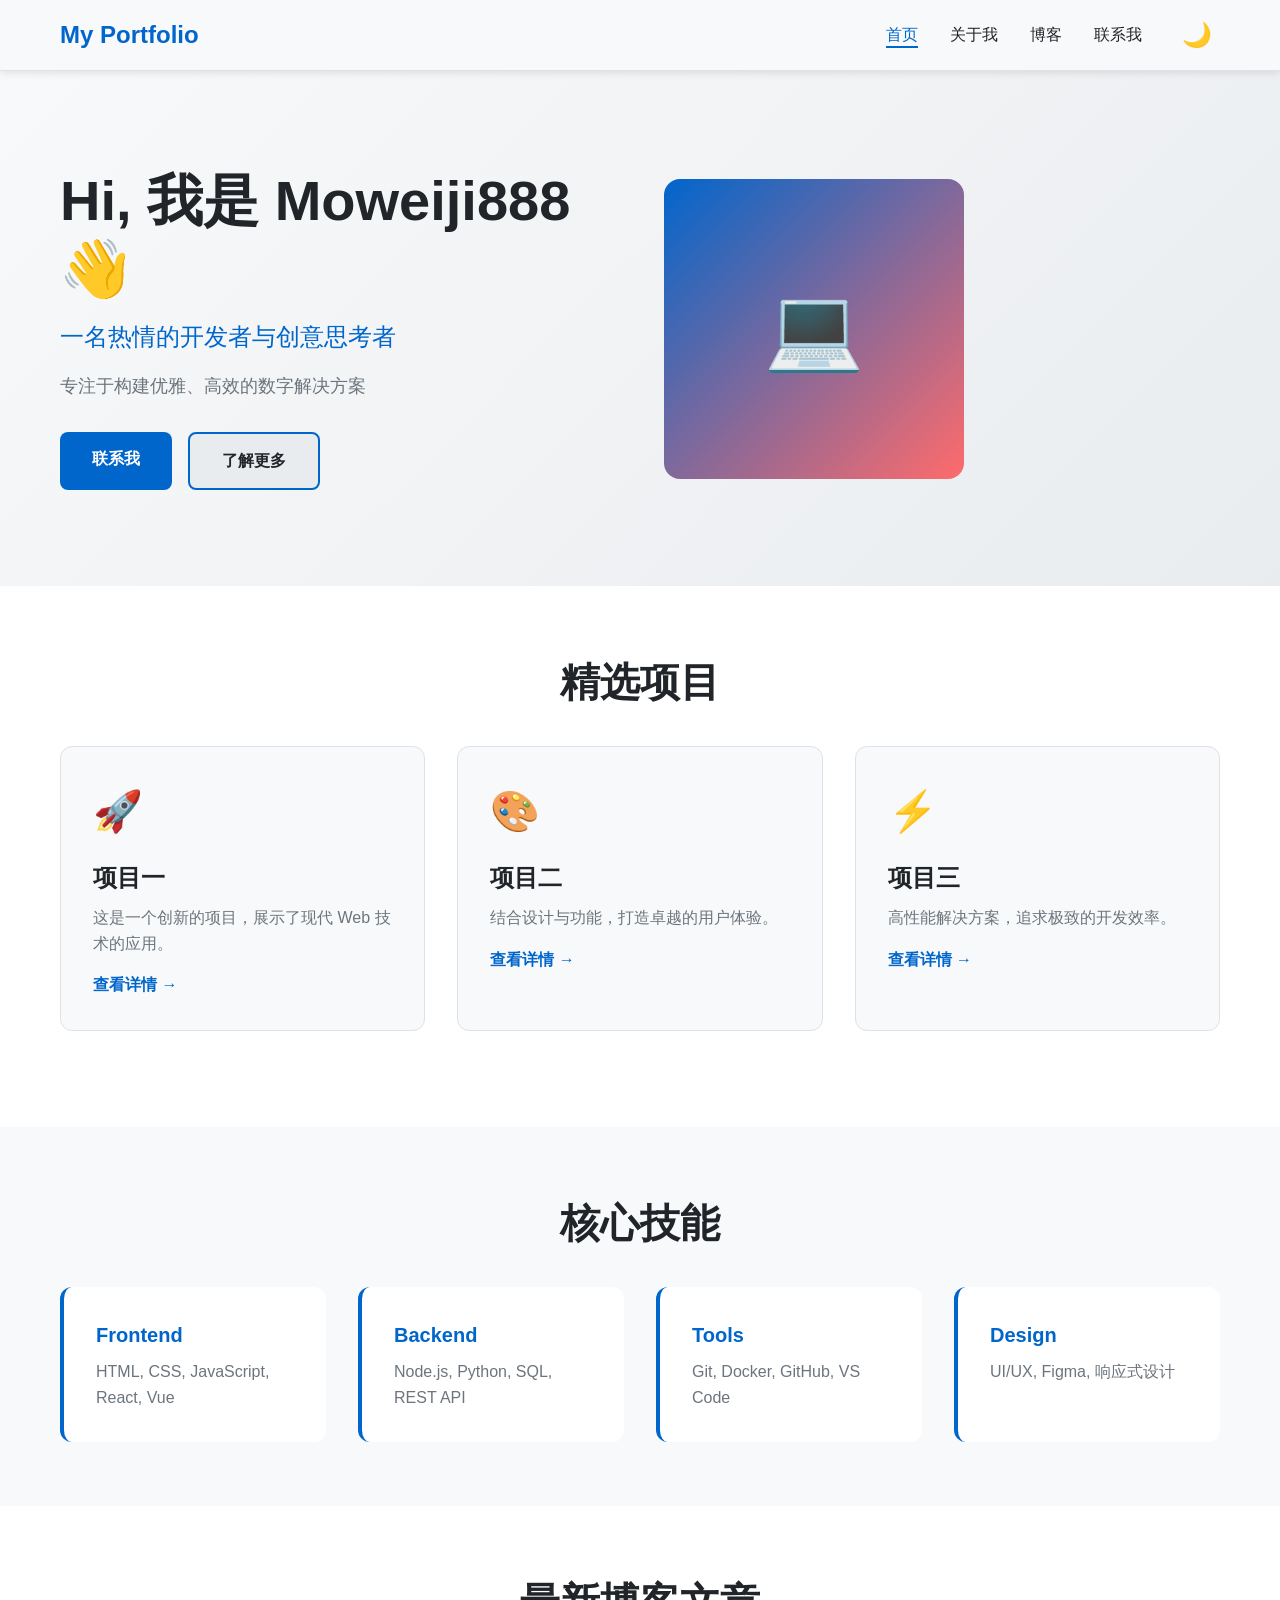
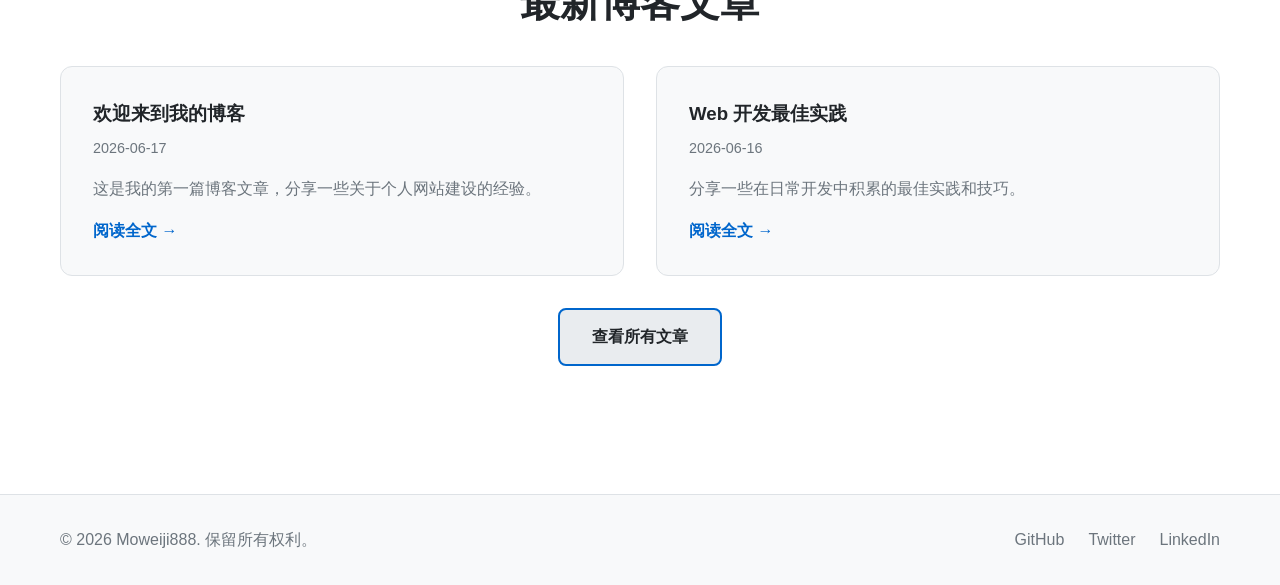
<file: index.html>
<!DOCTYPE html>
<html lang="zh-CN">
<head>
    <meta charset="UTF-8">
    <meta name="viewport" content="width=device-width, initial-scale=1.0">
    <title>个人主页 - 欢迎来访</title>
    <link rel="stylesheet" href="assets/styles.css">
</head>
<body>
    <!-- 导航栏 -->
    <nav class="navbar">
        <div class="container">
            <div class="logo">
                <a href="index.html">My Portfolio</a>
            </div>
            <ul class="nav-links">
                <li><a href="index.html" class="active">首页</a></li>
                <li><a href="about.html">关于我</a></li>
                <li><a href="blog.html">博客</a></li>
                <li><a href="contact.html">联系我</a></li>
                <li><button id="theme-toggle" class="theme-btn" title="切换主题">🌙</button></li>
            </ul>
        </div>
    </nav>

    <!-- 英雄区 -->
    <section class="hero">
        <div class="container">
            <div class="hero-content">
                <h1>Hi, 我是 Moweiji888 👋</h1>
                <p class="subtitle">一名热情的开发者与创意思考者</p>
                <p class="description">专注于构建优雅、高效的数字解决方案</p>
                <div class="cta-buttons">
                    <a href="contact.html" class="btn btn-primary">联系我</a>
                    <a href="about.html" class="btn btn-secondary">了解更多</a>
                </div>
            </div>
            <div class="hero-image">
                <div class="avatar-placeholder">
                    <span>💻</span>
                </div>
            </div>
        </div>
    </section>

    <!-- 特色项目 -->
    <section class="featured">
        <div class="container">
            <h2>精选项目</h2>
            <div class="projects-grid">
                <div class="project-card">
                    <div class="project-icon">🚀</div>
                    <h3>项目一</h3>
                    <p>这是一个创新的项目，展示了现代 Web 技术的应用。</p>
                    <a href="#" class="project-link">查看详情 →</a>
                </div>
                <div class="project-card">
                    <div class="project-icon">🎨</div>
                    <h3>项目二</h3>
                    <p>结合设计与功能，打造卓越的用户体验。</p>
                    <a href="#" class="project-link">查看详情 →</a>
                </div>
                <div class="project-card">
                    <div class="project-icon">⚡</div>
                    <h3>项目三</h3>
                    <p>高性能解决方案，追求极致的开发效率。</p>
                    <a href="#" class="project-link">查看详情 →</a>
                </div>
            </div>
        </div>
    </section>

    <!-- 技能展示 -->
    <section class="skills">
        <div class="container">
            <h2>核心技能</h2>
            <div class="skills-grid">
                <div class="skill-item">
                    <h4>Frontend</h4>
                    <p>HTML, CSS, JavaScript, React, Vue</p>
                </div>
                <div class="skill-item">
                    <h4>Backend</h4>
                    <p>Node.js, Python, SQL, REST API</p>
                </div>
                <div class="skill-item">
                    <h4>Tools</h4>
                    <p>Git, Docker, GitHub, VS Code</p>
                </div>
                <div class="skill-item">
                    <h4>Design</h4>
                    <p>UI/UX, Figma, 响应式设计</p>
                </div>
            </div>
        </div>
    </section>

    <!-- 最新博客 -->
    <section class="latest-blogs">
        <div class="container">
            <h2>最新博客文章</h2>
            <div class="blogs-grid">
                <div class="blog-preview">
                    <h3><a href="blog/hello-world.html">欢迎来到我的博客</a></h3>
                    <p class="blog-meta">2026-06-17</p>
                    <p>这是我的第一篇博客文章，分享一些关于个人网站建设的经验。</p>
                    <a href="blog/hello-world.html" class="read-more">阅读全文 →</a>
                </div>
                <div class="blog-preview">
                    <h3><a href="blog/web-dev-tips.html">Web 开发最佳实践</a></h3>
                    <p class="blog-meta">2026-06-16</p>
                    <p>分享一些在日常开发中积累的最佳实践和技巧。</p>
                    <a href="blog/web-dev-tips.html" class="read-more">阅读全文 →</a>
                </div>
            </div>
            <div class="text-center">
                <a href="blog.html" class="btn btn-secondary">查看所有文章</a>
            </div>
        </div>
    </section>

    <!-- 页脚 -->
    <footer class="footer">
        <div class="container">
            <p>&copy; 2026 Moweiji888. 保留所有权利。</p>
            <div class="social-links">
                <a href="#" title="GitHub">GitHub</a>
                <a href="#" title="Twitter">Twitter</a>
                <a href="#" title="LinkedIn">LinkedIn</a>
            </div>
        </div>
    </footer>

    <script src="assets/script.js"></script>
</body>
</html>
</file>
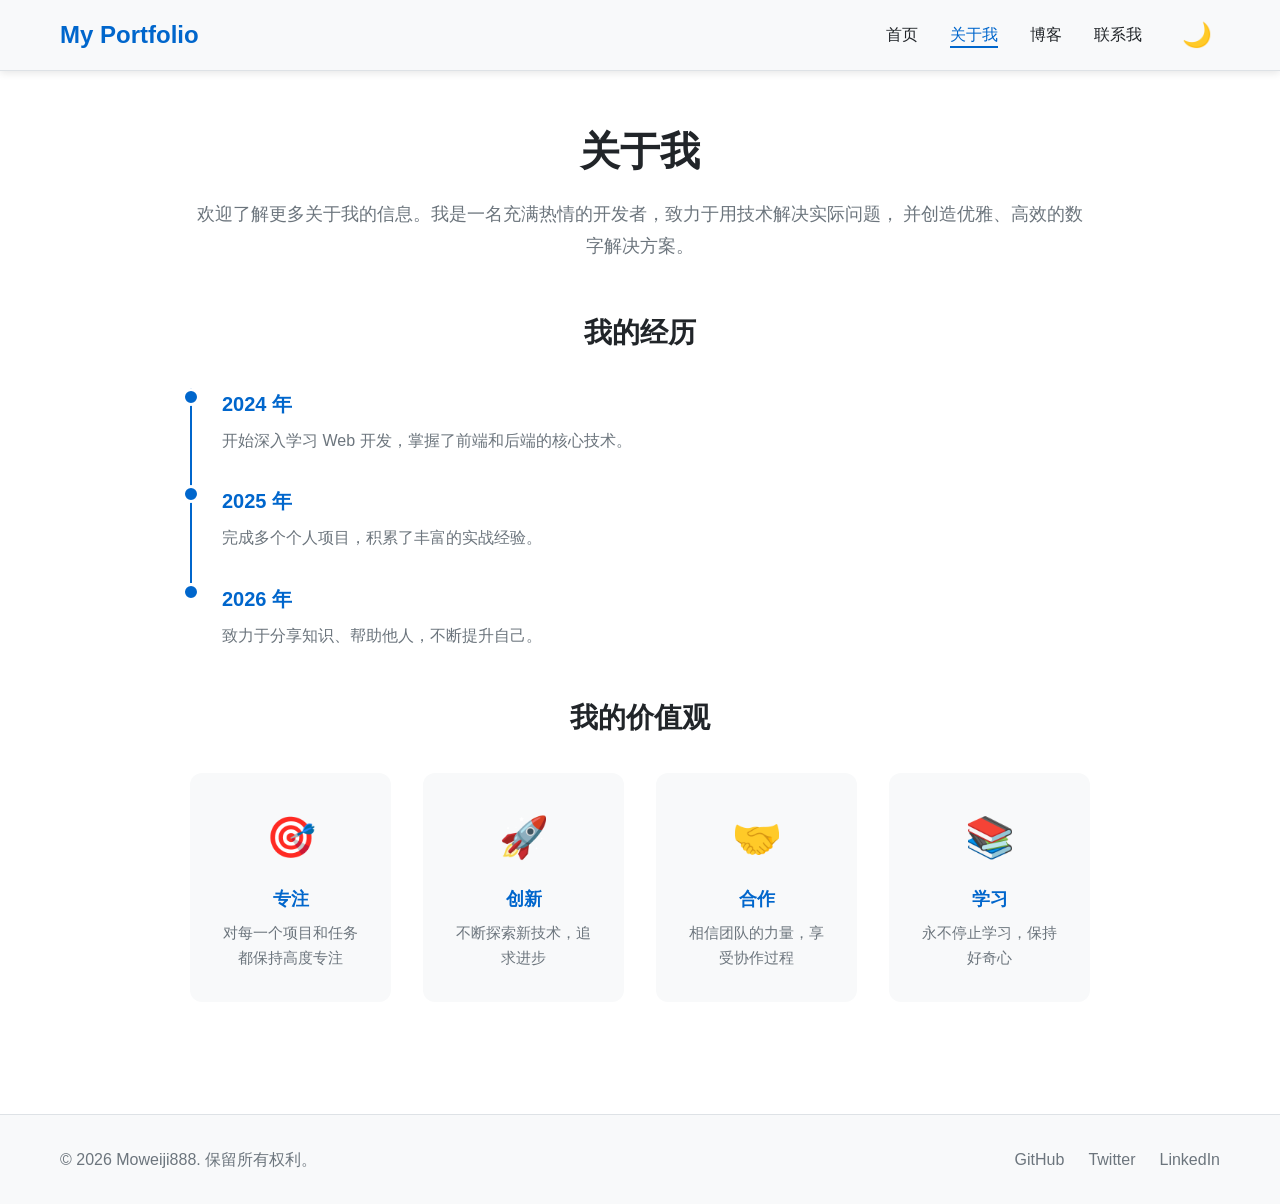
<file: about.html>
<!DOCTYPE html>
<html lang="zh-CN">
<head>
    <meta charset="UTF-8">
    <meta name="viewport" content="width=device-width, initial-scale=1.0">
    <title>关于我 - 个人主页</title>
    <link rel="stylesheet" href="assets/styles.css">
</head>
<body>
    <!-- 导航栏 -->
    <nav class="navbar">
        <div class="container">
            <div class="logo">
                <a href="index.html">My Portfolio</a>
            </div>
            <ul class="nav-links">
                <li><a href="index.html">首页</a></li>
                <li><a href="about.html" class="active">关于我</a></li>
                <li><a href="blog.html">博客</a></li>
                <li><a href="contact.html">联系我</a></li>
                <li><button id="theme-toggle" class="theme-btn" title="切换主题">🌙</button></li>
            </ul>
        </div>
    </nav>

    <!-- 关于内容 -->
    <section class="about-section">
        <div class="container">
            <div class="about-content">
                <div class="about-intro">
                    <h1>关于我</h1>
                    <p>
                        欢迎了解更多关于我的信息。我是一名充满热情的开发者，致力于用技术解决实际问题，
                        并创造优雅、高效的数字解决方案。
                    </p>
                </div>

                <div class="timeline">
                    <h2>我的经历</h2>
                    <div class="timeline-item">
                        <div class="timeline-marker"></div>
                        <div class="timeline-content">
                            <h3>2024 年</h3>
                            <p>开始深入学习 Web 开发，掌握了前端和后端的核心技术。</p>
                        </div>
                    </div>
                    <div class="timeline-item">
                        <div class="timeline-marker"></div>
                        <div class="timeline-content">
                            <h3>2025 年</h3>
                            <p>完成多个个人项目，积累了丰富的实战经验。</p>
                        </div>
                    </div>
                    <div class="timeline-item">
                        <div class="timeline-marker"></div>
                        <div class="timeline-content">
                            <h3>2026 年</h3>
                            <p>致力于分享知识、帮助他人，不断提升自己。</p>
                        </div>
                    </div>
                </div>

                <div class="values">
                    <h2>我的价值观</h2>
                    <div class="values-grid">
                        <div class="value-item">
                            <div class="value-icon">🎯</div>
                            <h3>专注</h3>
                            <p>对每一个项目和任务都保持高度专注</p>
                        </div>
                        <div class="value-item">
                            <div class="value-icon">🚀</div>
                            <h3>创新</h3>
                            <p>不断探索新技术，追求进步</p>
                        </div>
                        <div class="value-item">
                            <div class="value-icon">🤝</div>
                            <h3>合作</h3>
                            <p>相信团队的力量，享受协作过程</p>
                        </div>
                        <div class="value-item">
                            <div class="value-icon">📚</div>
                            <h3>学习</h3>
                            <p>永不停止学习，保持好奇心</p>
                        </div>
                    </div>
                </div>
            </div>
        </div>
    </section>

    <!-- 页脚 -->
    <footer class="footer">
        <div class="container">
            <p>&copy; 2026 Moweiji888. 保留所有权利。</p>
            <div class="social-links">
                <a href="#" title="GitHub">GitHub</a>
                <a href="#" title="Twitter">Twitter</a>
                <a href="#" title="LinkedIn">LinkedIn</a>
            </div>
        </div>
    </footer>

    <script src="assets/script.js"></script>
</body>
</html>
</file>
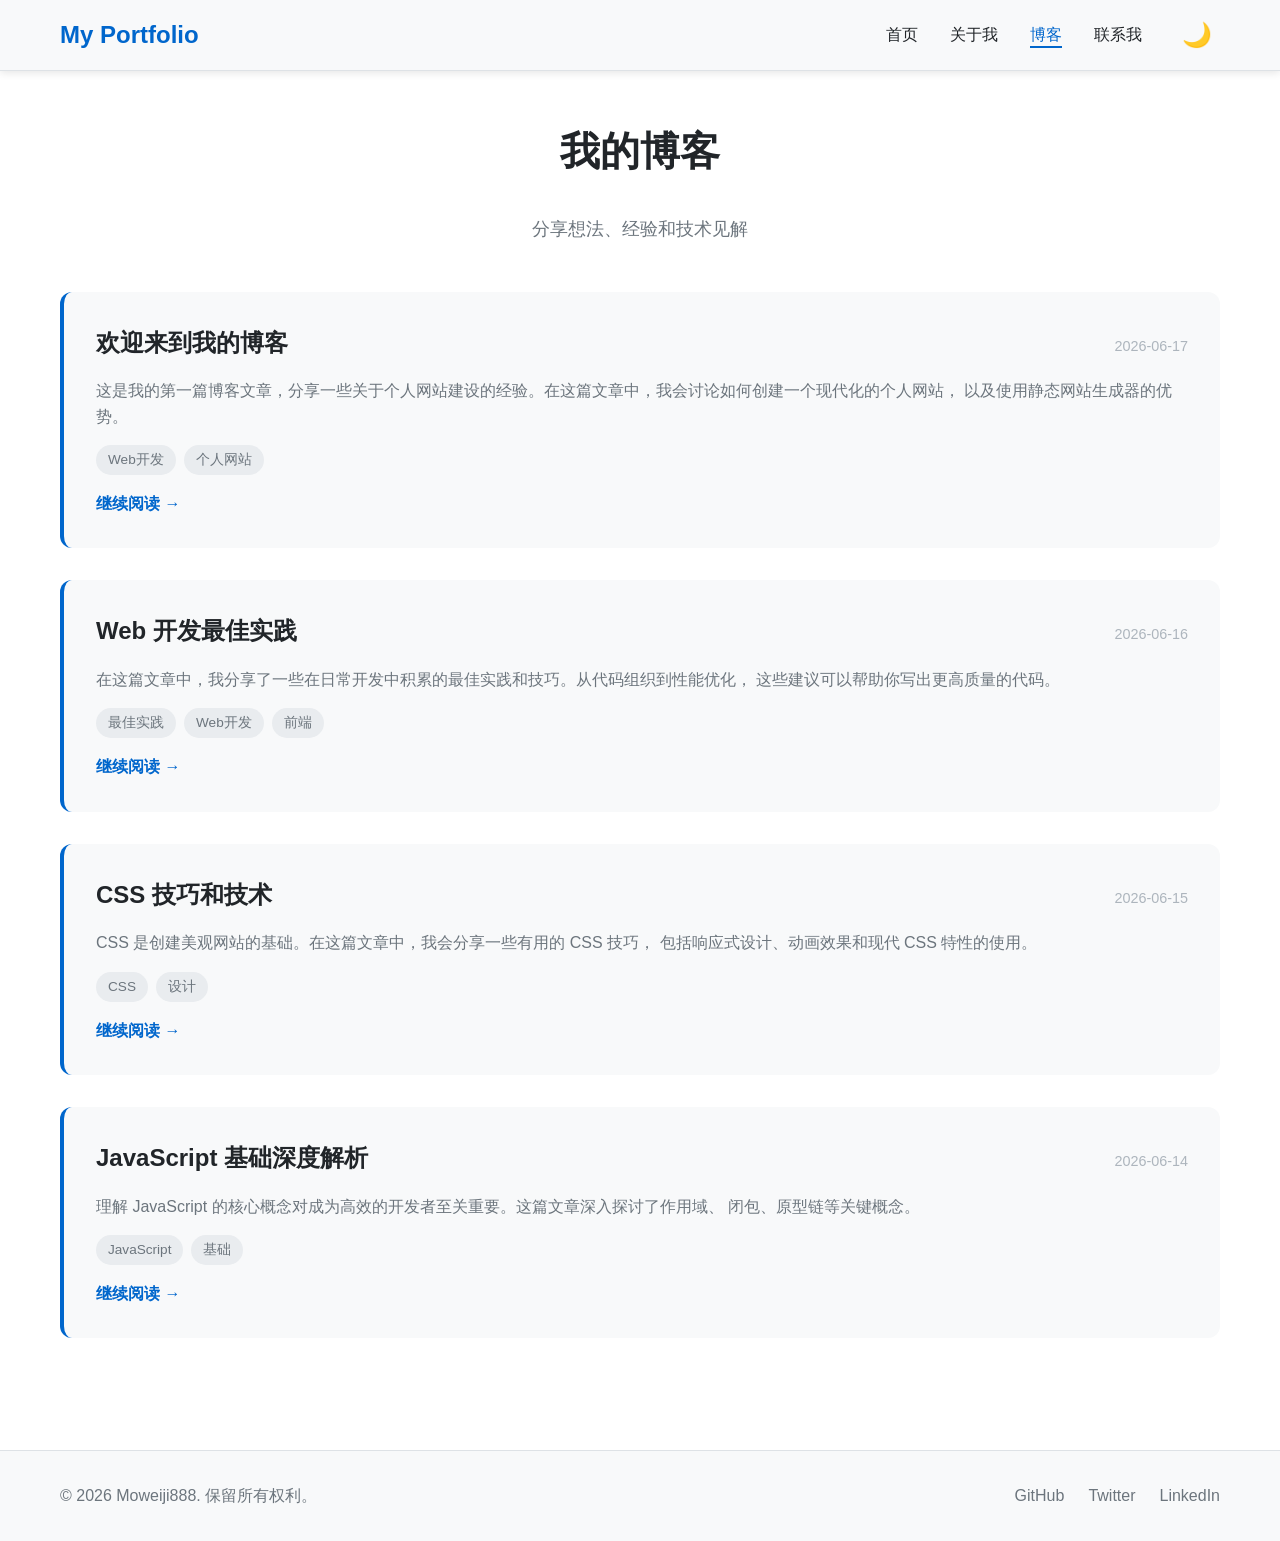
<file: blog.html>
<!DOCTYPE html>
<html lang="zh-CN">
<head>
    <meta charset="UTF-8">
    <meta name="viewport" content="width=device-width, initial-scale=1.0">
    <title>博客 - 个人主页</title>
    <link rel="stylesheet" href="assets/styles.css">
</head>
<body>
    <!-- 导航栏 -->
    <nav class="navbar">
        <div class="container">
            <div class="logo">
                <a href="index.html">My Portfolio</a>
            </div>
            <ul class="nav-links">
                <li><a href="index.html">首页</a></li>
                <li><a href="about.html">关于我</a></li>
                <li><a href="blog.html" class="active">博客</a></li>
                <li><a href="contact.html">联系我</a></li>
                <li><button id="theme-toggle" class="theme-btn" title="切换主题">🌙</button></li>
            </ul>
        </div>
    </nav>

    <!-- 博客列表 -->
    <section class="blog-section">
        <div class="container">
            <h1>我的博客</h1>
            <p class="section-subtitle">分享想法、经验和技术见解</p>

            <div class="blog-list">
                <article class="blog-item">
                    <div class="blog-item-header">
                        <h2><a href="blog/hello-world.html">欢迎来到我的博客</a></h2>
                        <p class="blog-date">2026-06-17</p>
                    </div>
                    <p class="blog-excerpt">
                        这是我的第一篇博客文章，分享一些关于个人网站建设的经验。在这篇文章中，我会讨论如何创建一个现代化的个人网站，
                        以及使用静态网站生成器的优势。
                    </p>
                    <div class="blog-tags">
                        <span class="tag">Web开发</span>
                        <span class="tag">个人网站</span>
                    </div>
                    <a href="blog/hello-world.html" class="read-more">继续阅读 →</a>
                </article>

                <article class="blog-item">
                    <div class="blog-item-header">
                        <h2><a href="blog/web-dev-tips.html">Web 开发最佳实践</a></h2>
                        <p class="blog-date">2026-06-16</p>
                    </div>
                    <p class="blog-excerpt">
                        在这篇文章中，我分享了一些在日常开发中积累的最佳实践和技巧。从代码组织到性能优化，
                        这些建议可以帮助你写出更高质量的代码。
                    </p>
                    <div class="blog-tags">
                        <span class="tag">最佳实践</span>
                        <span class="tag">Web开发</span>
                        <span class="tag">前端</span>
                    </div>
                    <a href="blog/web-dev-tips.html" class="read-more">继续阅读 →</a>
                </article>

                <article class="blog-item">
                    <div class="blog-item-header">
                        <h2><a href="blog/css-tips.html">CSS 技巧和技术</a></h2>
                        <p class="blog-date">2026-06-15</p>
                    </div>
                    <p class="blog-excerpt">
                        CSS 是创建美观网站的基础。在这篇文章中，我会分享一些有用的 CSS 技巧，
                        包括响应式设计、动画效果和现代 CSS 特性的使用。
                    </p>
                    <div class="blog-tags">
                        <span class="tag">CSS</span>
                        <span class="tag">设计</span>
                    </div>
                    <a href="blog/css-tips.html" class="read-more">继续阅读 →</a>
                </article>

                <article class="blog-item">
                    <div class="blog-item-header">
                        <h2><a href="blog/javascript-fundamentals.html">JavaScript 基础深度解析</a></h2>
                        <p class="blog-date">2026-06-14</p>
                    </div>
                    <p class="blog-excerpt">
                        理解 JavaScript 的核心概念对成为高效的开发者至关重要。这篇文章深入探讨了作用域、
                        闭包、原型链等关键概念。
                    </p>
                    <div class="blog-tags">
                        <span class="tag">JavaScript</span>
                        <span class="tag">基础</span>
                    </div>
                    <a href="blog/javascript-fundamentals.html" class="read-more">继续阅读 →</a>
                </article>
            </div>
        </div>
    </section>

    <!-- 页脚 -->
    <footer class="footer">
        <div class="container">
            <p>&copy; 2026 Moweiji888. 保留所有权利。</p>
            <div class="social-links">
                <a href="#" title="GitHub">GitHub</a>
                <a href="#" title="Twitter">Twitter</a>
                <a href="#" title="LinkedIn">LinkedIn</a>
            </div>
        </div>
    </footer>

    <script src="assets/script.js"></script>
</body>
</html>
</file>
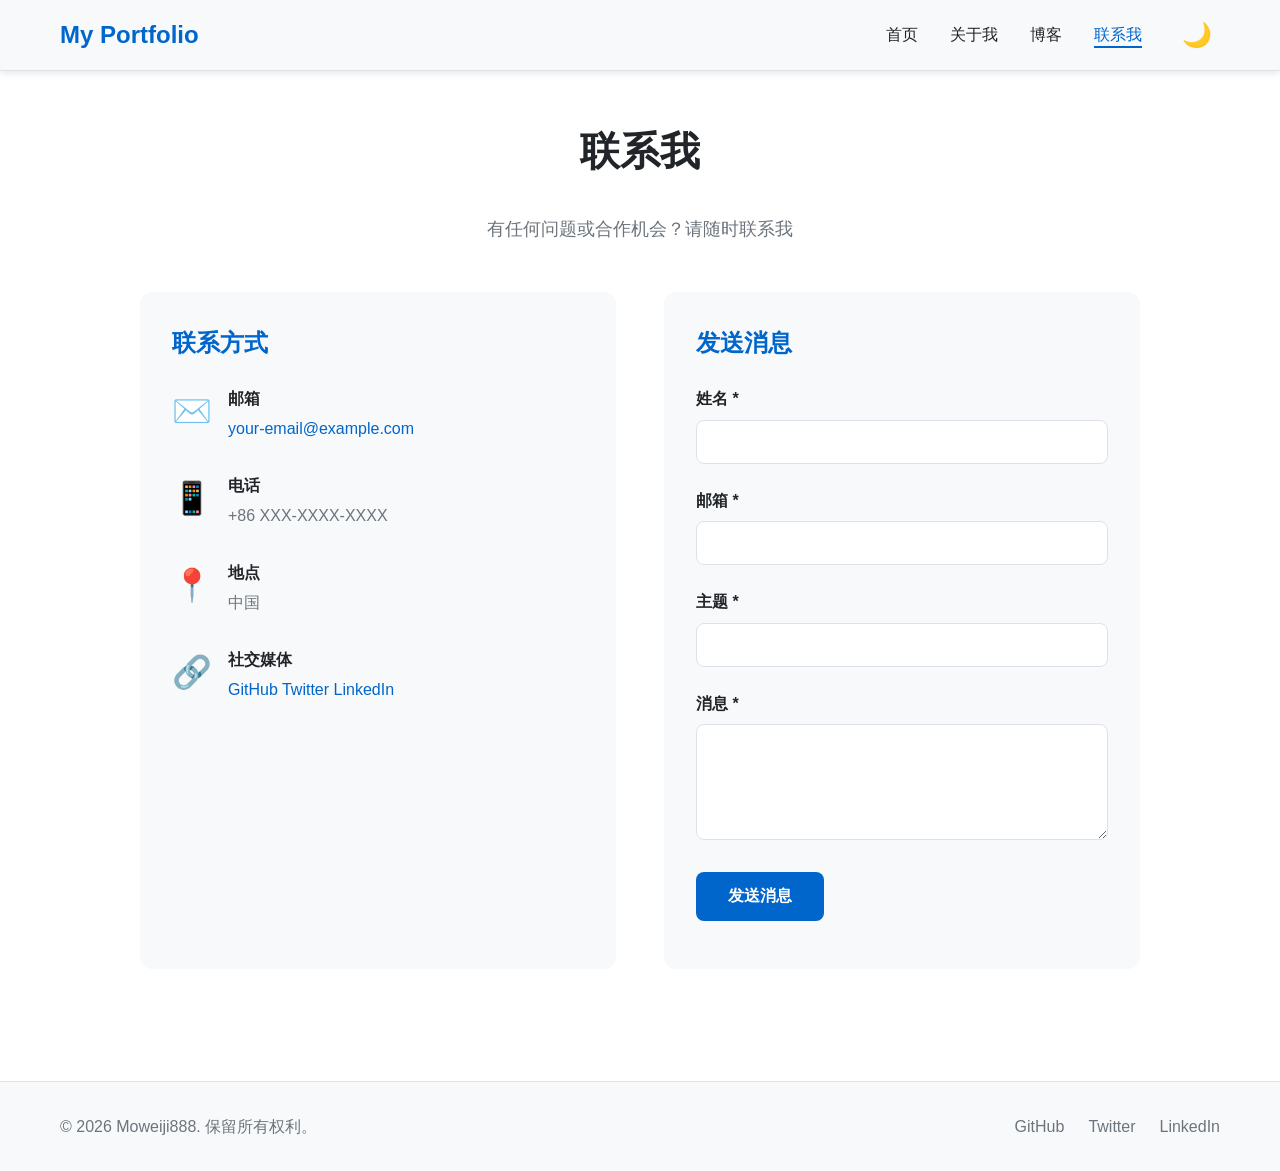
<file: contact.html>
<!DOCTYPE html>
<html lang="zh-CN">
<head>
    <meta charset="UTF-8">
    <meta name="viewport" content="width=device-width, initial-scale=1.0">
    <title>联系我 - 个人主页</title>
    <link rel="stylesheet" href="assets/styles.css">
</head>
<body>
    <!-- 导航栏 -->
    <nav class="navbar">
        <div class="container">
            <div class="logo">
                <a href="index.html">My Portfolio</a>
            </div>
            <ul class="nav-links">
                <li><a href="index.html">首页</a></li>
                <li><a href="about.html">关于我</a></li>
                <li><a href="blog.html">博客</a></li>
                <li><a href="contact.html" class="active">联系我</a></li>
                <li><button id="theme-toggle" class="theme-btn" title="切换主题">🌙</button></li>
            </ul>
        </div>
    </nav>

    <!-- 联系区 -->
    <section class="contact-section">
        <div class="container">
            <h1>联系我</h1>
            <p class="section-subtitle">有任何问题或合作机会？请随时联系我</p>

            <div class="contact-content">
                <div class="contact-info">
                    <h2>联系方式</h2>
                    <div class="info-item">
                        <span class="icon">✉️</span>
                        <div>
                            <h3>邮箱</h3>
                            <p><a href="mailto:your-email@example.com">your-email@example.com</a></p>
                        </div>
                    </div>
                    <div class="info-item">
                        <span class="icon">📱</span>
                        <div>
                            <h3>电话</h3>
                            <p>+86 XXX-XXXX-XXXX</p>
                        </div>
                    </div>
                    <div class="info-item">
                        <span class="icon">📍</span>
                        <div>
                            <h3>地点</h3>
                            <p>中国</p>
                        </div>
                    </div>
                    <div class="info-item">
                        <span class="icon">🔗</span>
                        <div>
                            <h3>社交媒体</h3>
                            <div class="social-links">
                                <a href="#" target="_blank">GitHub</a>
                                <a href="#" target="_blank">Twitter</a>
                                <a href="#" target="_blank">LinkedIn</a>
                            </div>
                        </div>
                    </div>
                </div>

                <div class="contact-form">
                    <h2>发送消息</h2>
                    <form id="contact-form" action="https://formspree.io/f/YOUR_FORM_ID" method="POST">
                        <div class="form-group">
                            <label for="name">姓名 *</label>
                            <input type="text" id="name" name="name" required>
                        </div>

                        <div class="form-group">
                            <label for="email">邮箱 *</label>
                            <input type="email" id="email" name="email" required>
                        </div>

                        <div class="form-group">
                            <label for="subject">主题 *</label>
                            <input type="text" id="subject" name="subject" required>
                        </div>

                        <div class="form-group">
                            <label for="message">消息 *</label>
                            <textarea id="message" name="message" rows="5" required></textarea>
                        </div>

                        <button type="submit" class="btn btn-primary">发送消息</button>
                        <p class="form-note" id="form-message"></p>
                    </form>
                </div>
            </div>
        </div>
    </section>

    <!-- 页脚 -->
    <footer class="footer">
        <div class="container">
            <p>&copy; 2026 Moweiji888. 保留所有权利。</p>
            <div class="social-links">
                <a href="#" title="GitHub">GitHub</a>
                <a href="#" title="Twitter">Twitter</a>
                <a href="#" title="LinkedIn">LinkedIn</a>
            </div>
        </div>
    </footer>

    <script src="assets/script.js"></script>
</body>
</html>
</file>
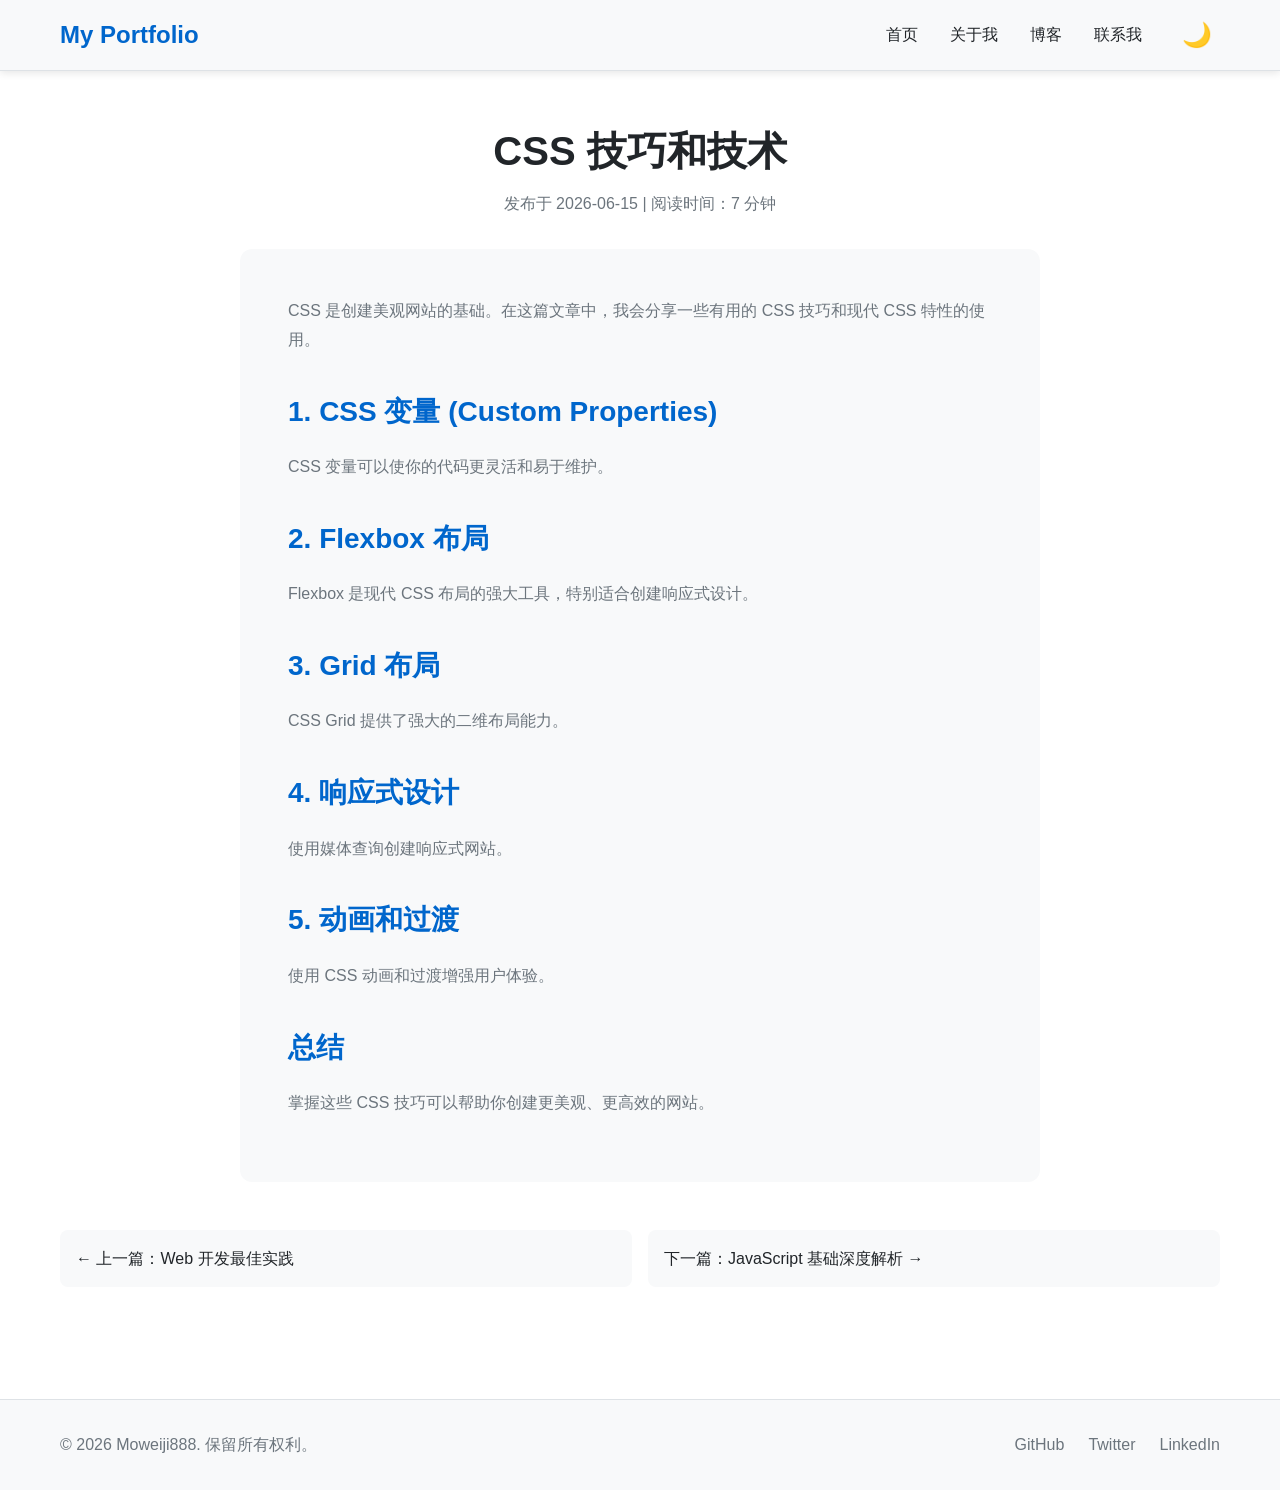
<file: blog/css-tips.html>
<!DOCTYPE html>
<html lang="zh-CN">
<head>
    <meta charset="UTF-8">
    <meta name="viewport" content="width=device-width, initial-scale=1.0">
    <title>CSS 技巧和技术 - 个人主页</title>
    <link rel="stylesheet" href="../assets/styles.css">
</head>
<body>
    <!-- 导航栏 -->
    <nav class="navbar">
        <div class="container">
            <div class="logo">
                <a href="../index.html">My Portfolio</a>
            </div>
            <ul class="nav-links">
                <li><a href="../index.html">首页</a></li>
                <li><a href="../about.html">关于我</a></li>
                <li><a href="../blog.html" class="active">博客</a></li>
                <li><a href="../contact.html">联系我</a></li>
                <li><button id="theme-toggle" class="theme-btn" title="切换主题">🌙</button></li>
            </ul>
        </div>
    </nav>

    <!-- 博客文章 -->
    <section class="blog-post">
        <div class="container">
            <div class="post-header">
                <h1>CSS 技巧和技术</h1>
                <p class="post-meta">发布于 2026-06-15 | 阅读时间：7 分钟</p>
            </div>

            <div class="post-content">
                <p>
                    CSS 是创建美观网站的基础。在这篇文章中，我会分享一些有用的 CSS 技巧和现代 CSS 特性的使用。
                </p>

                <h2>1. CSS 变量 (Custom Properties)</h2>
                <p>
                    CSS 变量可以使你的代码更灵活和易于维护。
                </p>

                <h2>2. Flexbox 布局</h2>
                <p>
                    Flexbox 是现代 CSS 布局的强大工具，特别适合创建响应式设计。
                </p>

                <h2>3. Grid 布局</h2>
                <p>
                    CSS Grid 提供了强大的二维布局能力。
                </p>

                <h2>4. 响应式设计</h2>
                <p>
                    使用媒体查询创建响应式网站。
                </p>

                <h2>5. 动画和过渡</h2>
                <p>
                    使用 CSS 动画和过渡增强用户体验。
                </p>

                <h2>总结</h2>
                <p>
                    掌握这些 CSS 技巧可以帮助你创建更美观、更高效的网站。
                </p>
            </div>

            <div class="post-navigation">
                <a href="web-dev-tips.html" class="post-nav-link">← 上一篇：Web 开发最佳实践</a>
                <a href="javascript-fundamentals.html" class="post-nav-link">下一篇：JavaScript 基础深度解析 →</a>
            </div>
        </div>
    </section>

    <!-- 页脚 -->
    <footer class="footer">
        <div class="container">
            <p>&copy; 2026 Moweiji888. 保留所有权利。</p>
            <div class="social-links">
                <a href="#" title="GitHub">GitHub</a>
                <a href="#" title="Twitter">Twitter</a>
                <a href="#" title="LinkedIn">LinkedIn</a>
            </div>
        </div>
    </footer>

    <script src="../assets/script.js"></script>
</body>
</html>
</file>
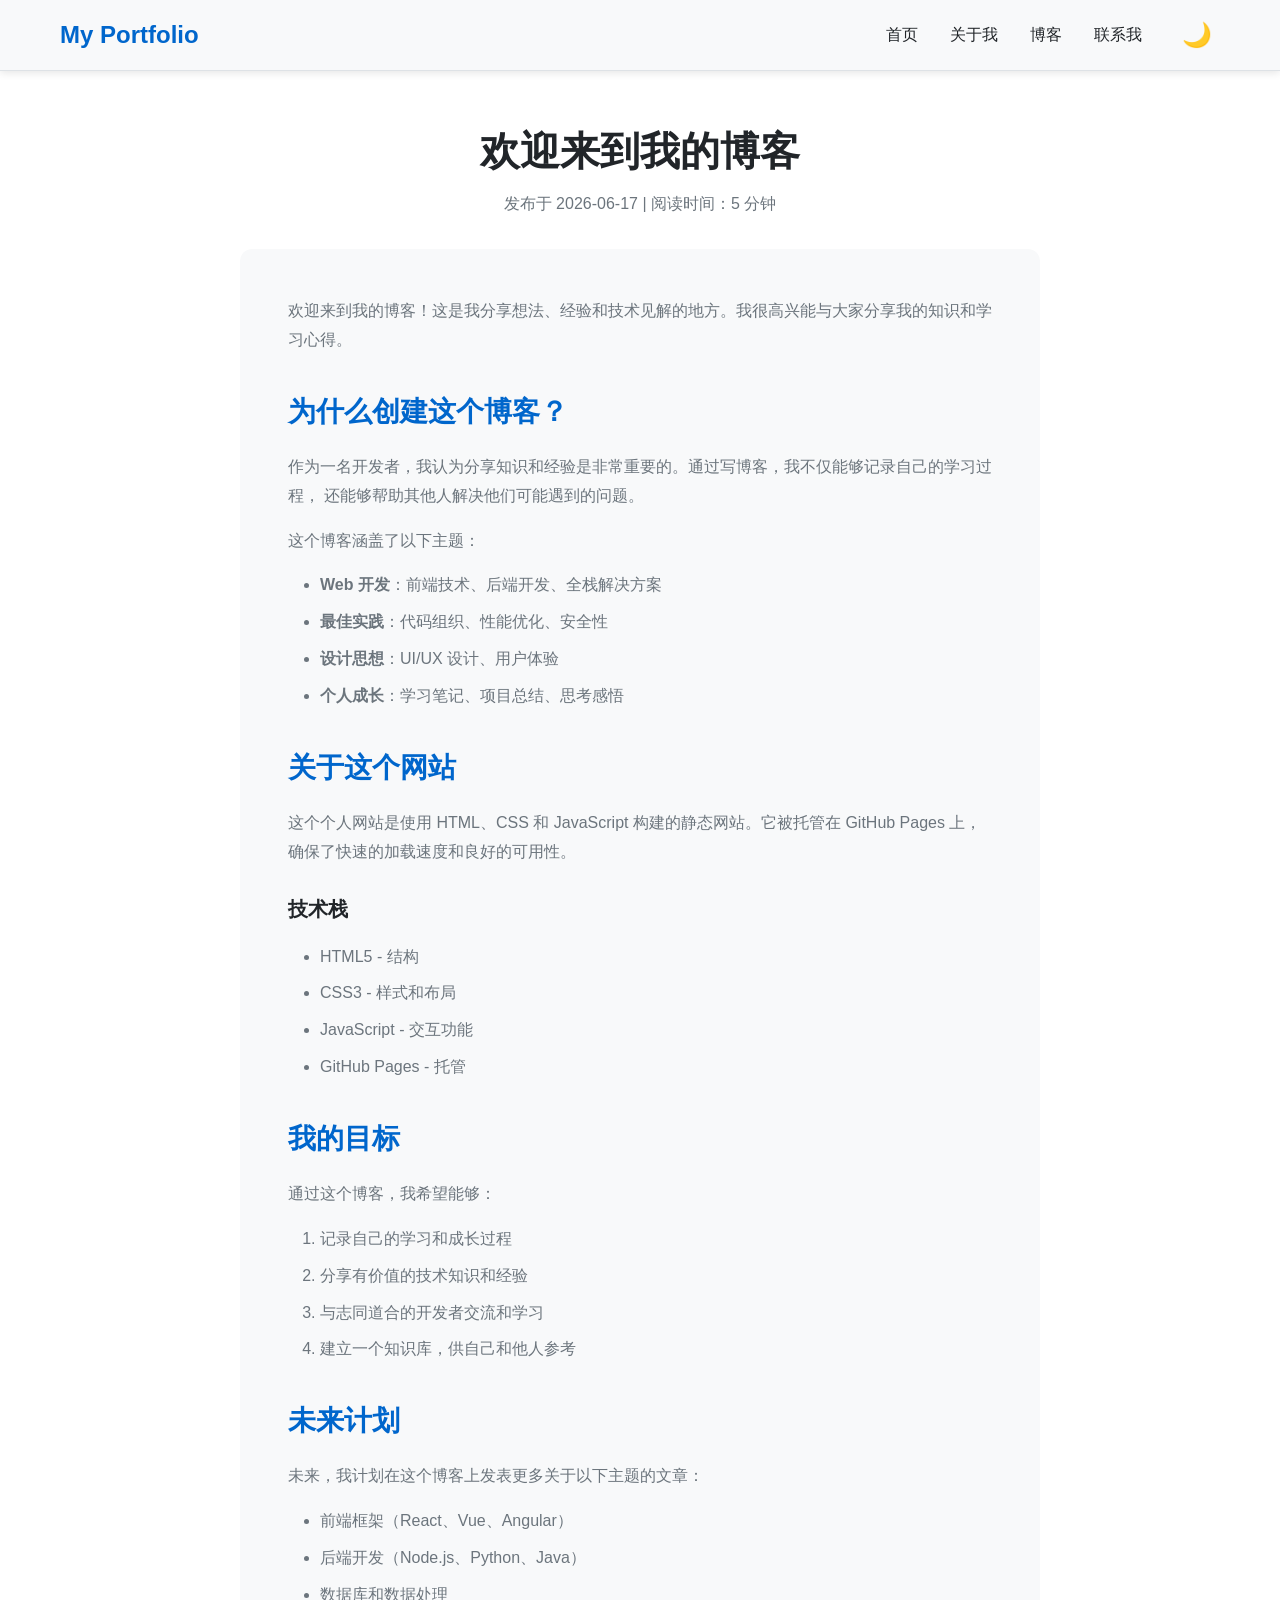
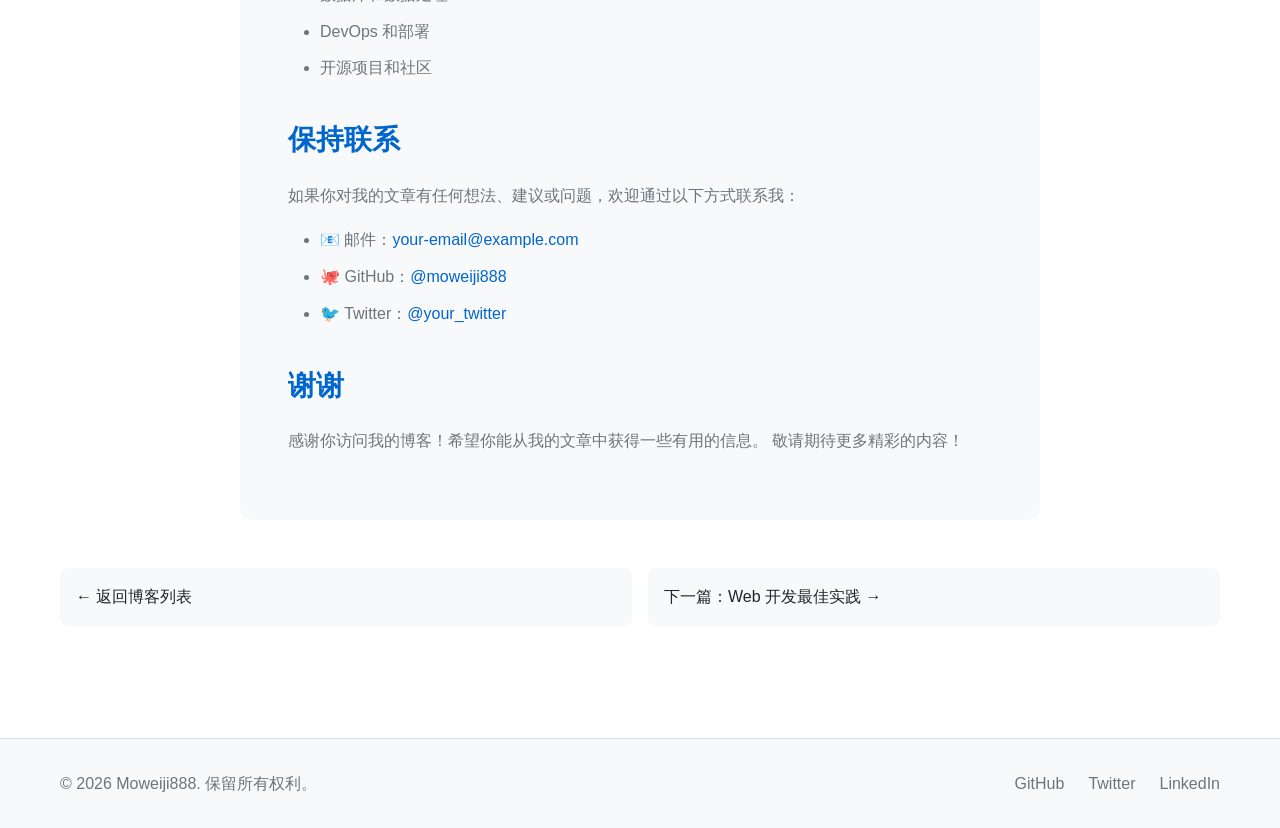
<file: blog/hello-world.html>
<!DOCTYPE html>
<html lang="zh-CN">
<head>
    <meta charset="UTF-8">
    <meta name="viewport" content="width=device-width, initial-scale=1.0">
    <title>欢迎来到我的博客 - 个人主页</title>
    <link rel="stylesheet" href="../assets/styles.css">
</head>
<body>
    <!-- 导航栏 -->
    <nav class="navbar">
        <div class="container">
            <div class="logo">
                <a href="../index.html">My Portfolio</a>
            </div>
            <ul class="nav-links">
                <li><a href="../index.html">首页</a></li>
                <li><a href="../about.html">关于我</a></li>
                <li><a href="../blog.html" class="active">博客</a></li>
                <li><a href="../contact.html">联系我</a></li>
                <li><button id="theme-toggle" class="theme-btn" title="切换主题">🌙</button></li>
            </ul>
        </div>
    </nav>

    <!-- 博客文章 -->
    <section class="blog-post">
        <div class="container">
            <div class="post-header">
                <h1>欢迎来到我的博客</h1>
                <p class="post-meta">发布于 2026-06-17 | 阅读时间：5 分钟</p>
            </div>

            <div class="post-content">
                <p>
                    欢迎来到我的博客！这是我分享想法、经验和技术见解的地方。我很高兴能与大家分享我的知识和学习心得。
                </p>

                <h2>为什么创建这个博客？</h2>
                <p>
                    作为一名开发者，我认为分享知识和经验是非常重要的。通过写博客，我不仅能够记录自己的学习过程，
                    还能够帮助其他人解决他们可能遇到的问题。
                </p>

                <p>
                    这个博客涵盖了以下主题：
                </p>

                <ul>
                    <li><strong>Web 开发</strong>：前端技术、后端开发、全栈解决方案</li>
                    <li><strong>最佳实践</strong>：代码组织、性能优化、安全性</li>
                    <li><strong>设计思想</strong>：UI/UX 设计、用户体验</li>
                    <li><strong>个人成长</strong>：学习笔记、项目总结、思考感悟</li>
                </ul>

                <h2>关于这个网站</h2>
                <p>
                    这个个人网站是使用 HTML、CSS 和 JavaScript 构建的静态网站。它被托管在 GitHub Pages 上，
                    确保了快速的加载速度和良好的可用性。
                </p>

                <h3>技术栈</h3>
                <ul>
                    <li>HTML5 - 结构</li>
                    <li>CSS3 - 样式和布局</li>
                    <li>JavaScript - 交互功能</li>
                    <li>GitHub Pages - 托管</li>
                </ul>

                <h2>我的目标</h2>
                <p>
                    通过这个博客，我希望能够：
                </p>

                <ol>
                    <li>记录自己的学习和成长过程</li>
                    <li>分享有价值的技术知识和经验</li>
                    <li>与志同道合的开发者交流和学习</li>
                    <li>建立一个知识库，供自己和他人参考</li>
                </ol>

                <h2>未来计划</h2>
                <p>
                    未来，我计划在这个博客上发表更多关于以下主题的文章：
                </p>

                <ul>
                    <li>前端框架（React、Vue、Angular）</li>
                    <li>后端开发（Node.js、Python、Java）</li>
                    <li>数据库和数据处理</li>
                    <li>DevOps 和部署</li>
                    <li>开源项目和社区</li>
                </ul>

                <h2>保持联系</h2>
                <p>
                    如果你对我的文章有任何想法、建议或问题，欢迎通过以下方式联系我：
                </p>

                <ul>
                    <li>📧 邮件：<a href="mailto:your-email@example.com">your-email@example.com</a></li>
                    <li>🐙 GitHub：<a href="#" target="_blank">@moweiji888</a></li>
                    <li>🐦 Twitter：<a href="#" target="_blank">@your_twitter</a></li>
                </ul>

                <h2>谢谢</h2>
                <p>
                    感谢你访问我的博客！希望你能从我的文章中获得一些有用的信息。
                    敬请期待更多精彩的内容！
                </p>
            </div>

            <div class="post-navigation">
                <a href="../blog.html" class="post-nav-link">← 返回博客列表</a>
                <a href="web-dev-tips.html" class="post-nav-link">下一篇：Web 开发最佳实践 →</a>
            </div>
        </div>
    </section>

    <!-- 页脚 -->
    <footer class="footer">
        <div class="container">
            <p>&copy; 2026 Moweiji888. 保留所有权利。</p>
            <div class="social-links">
                <a href="#" title="GitHub">GitHub</a>
                <a href="#" title="Twitter">Twitter</a>
                <a href="#" title="LinkedIn">LinkedIn</a>
            </div>
        </div>
    </footer>

    <script src="../assets/script.js"></script>
</body>
</html>
</file>
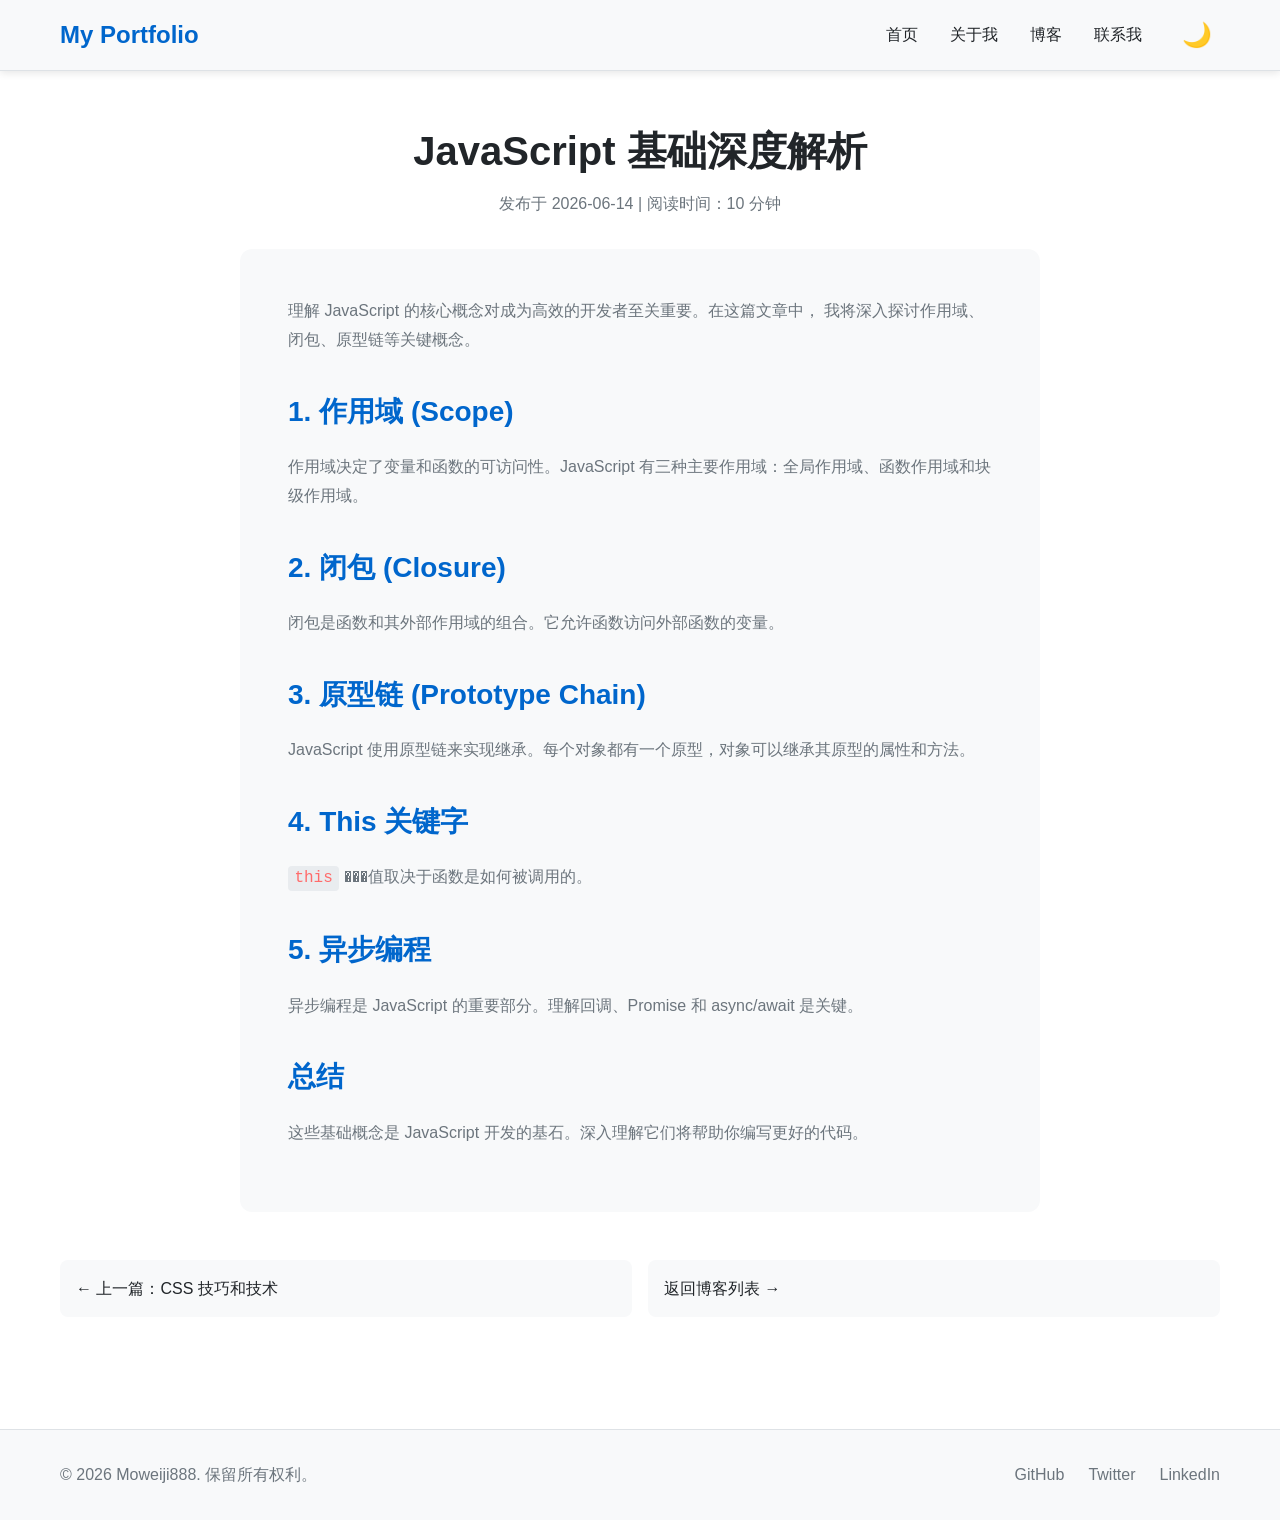
<file: blog/javascript-fundamentals.html>
<!DOCTYPE html>
<html lang="zh-CN">
<head>
    <meta charset="UTF-8">
    <meta name="viewport" content="width=device-width, initial-scale=1.0">
    <title>JavaScript 基础深度解析 - 个人主页</title>
    <link rel="stylesheet" href="../assets/styles.css">
</head>
<body>
    <!-- 导航栏 -->
    <nav class="navbar">
        <div class="container">
            <div class="logo">
                <a href="../index.html">My Portfolio</a>
            </div>
            <ul class="nav-links">
                <li><a href="../index.html">首页</a></li>
                <li><a href="../about.html">关于我</a></li>
                <li><a href="../blog.html" class="active">博客</a></li>
                <li><a href="../contact.html">联系我</a></li>
                <li><button id="theme-toggle" class="theme-btn" title="切换主题">🌙</button></li>
            </ul>
        </div>
    </nav>

    <!-- 博客文章 -->
    <section class="blog-post">
        <div class="container">
            <div class="post-header">
                <h1>JavaScript 基础深度解析</h1>
                <p class="post-meta">发布于 2026-06-14 | 阅读时间：10 分钟</p>
            </div>

            <div class="post-content">
                <p>
                    理解 JavaScript 的核心概念对成为高效的开发者至关重要。在这篇文章中，
                    我将深入探讨作用域、闭包、原型链等关键概念。
                </p>

                <h2>1. 作用域 (Scope)</h2>
                <p>
                    作用域决定了变量和函数的可访问性。JavaScript 有三种主要作用域：全局作用域、函数作用域和块级作用域。
                </p>

                <h2>2. 闭包 (Closure)</h2>
                <p>
                    闭包是函数和其外部作用域的组合。它允许函数访问外部函数的变量。
                </p>

                <h2>3. 原型链 (Prototype Chain)</h2>
                <p>
                    JavaScript 使用原型链来实现继承。每个对象都有一个原型，对象可以继承其原型的属性和方法。
                </p>

                <h2>4. This 关键字</h2>
                <p>
                    <code>this</code> ���值取决于函数是如何被调用的。
                </p>

                <h2>5. 异步编程</h2>
                <p>
                    异步编程是 JavaScript 的重要部分。理解回调、Promise 和 async/await 是关键。
                </p>

                <h2>总结</h2>
                <p>
                    这些基础概念是 JavaScript 开发的基石。深入理解它们将帮助你编写更好的代码。
                </p>
            </div>

            <div class="post-navigation">
                <a href="css-tips.html" class="post-nav-link">← 上一篇：CSS 技巧和技术</a>
                <a href="../blog.html" class="post-nav-link">返回博客列表 →</a>
            </div>
        </div>
    </section>

    <!-- 页脚 -->
    <footer class="footer">
        <div class="container">
            <p>&copy; 2026 Moweiji888. 保留所有权利。</p>
            <div class="social-links">
                <a href="#" title="GitHub">GitHub</a>
                <a href="#" title="Twitter">Twitter</a>
                <a href="#" title="LinkedIn">LinkedIn</a>
            </div>
        </div>
    </footer>

    <script src="../assets/script.js"></script>
</body>
</html>
</file>
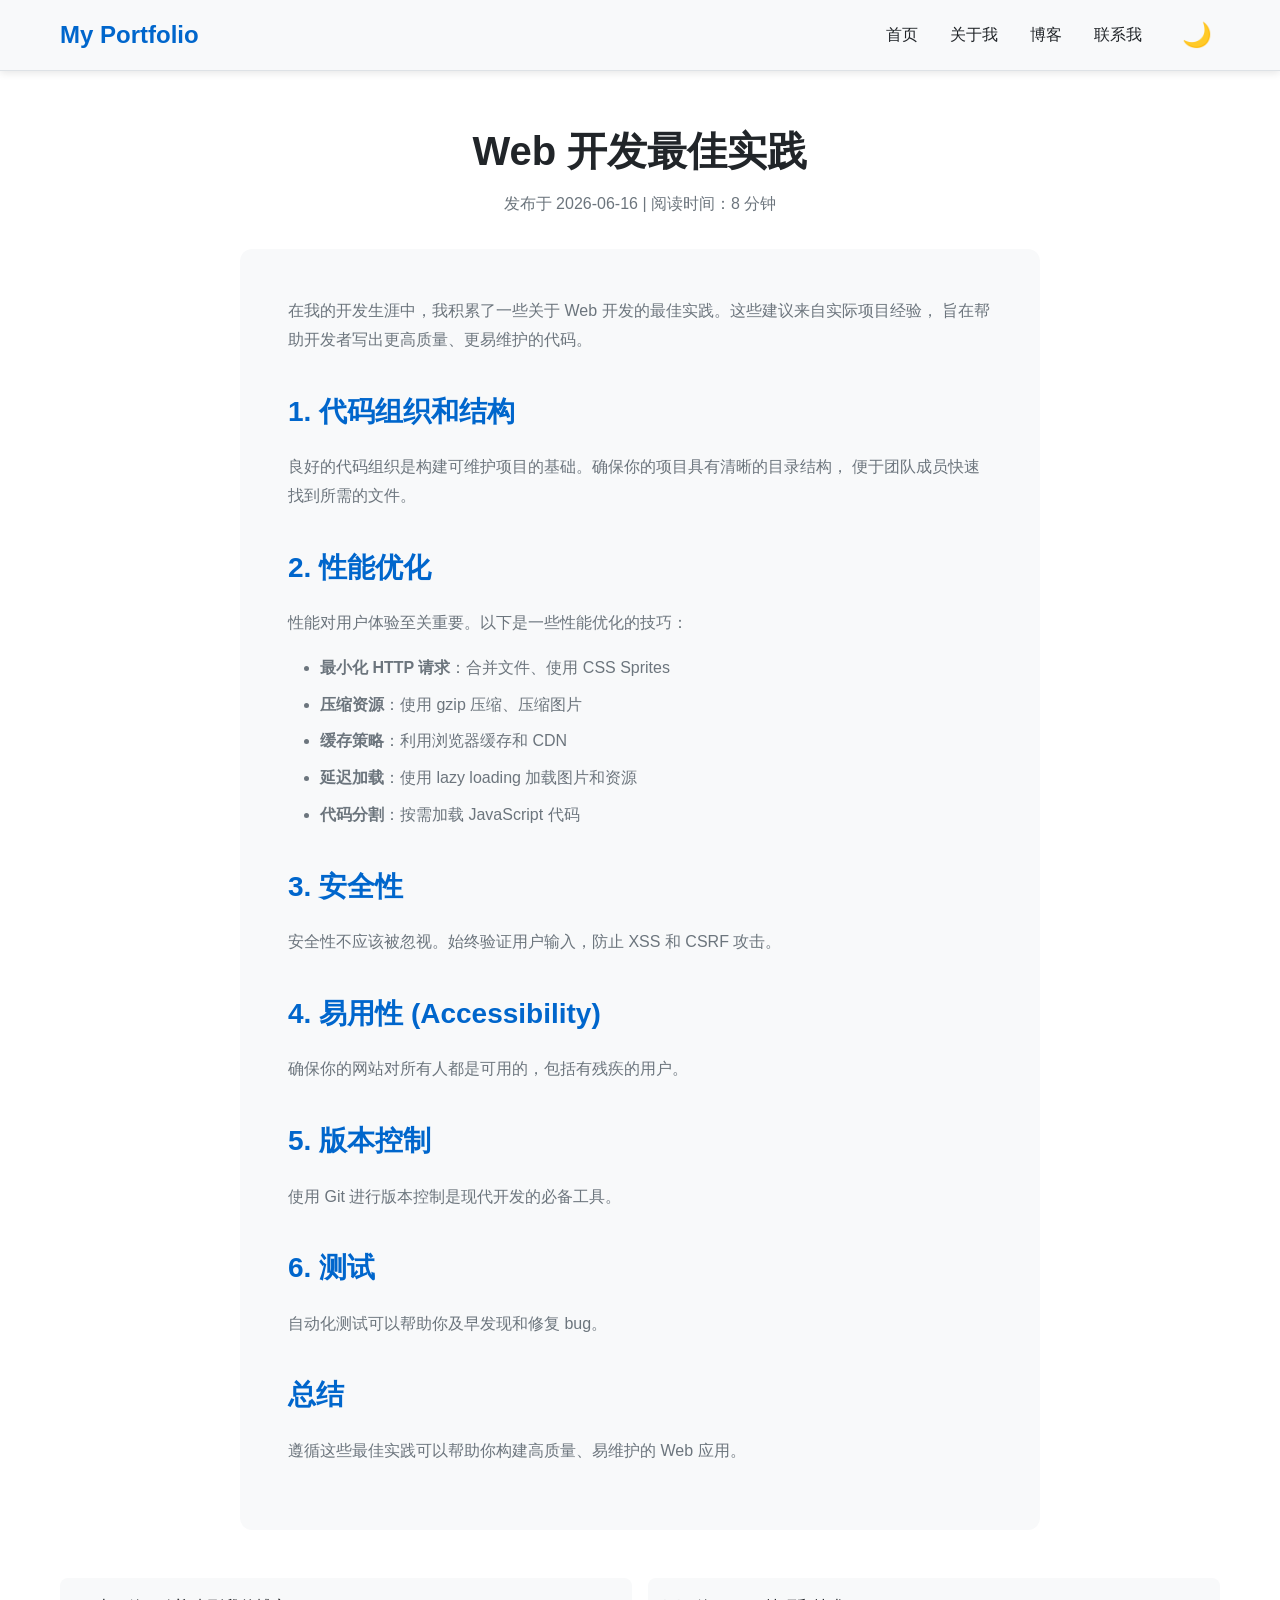
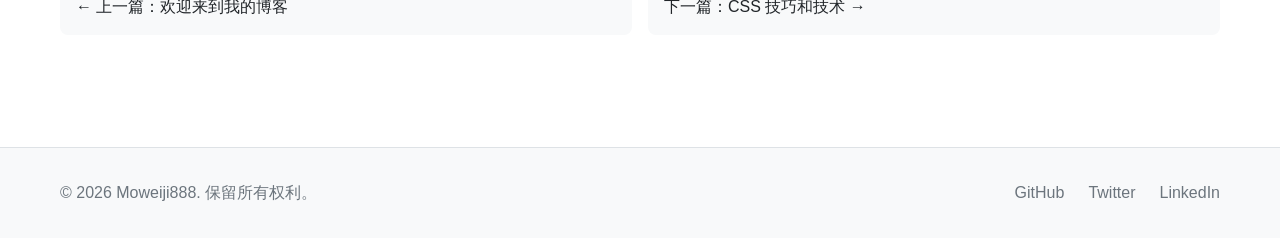
<file: blog/web-dev-tips.html>
<!DOCTYPE html>
<html lang="zh-CN">
<head>
    <meta charset="UTF-8">
    <meta name="viewport" content="width=device-width, initial-scale=1.0">
    <title>Web 开发最佳实践 - 个人主页</title>
    <link rel="stylesheet" href="../assets/styles.css">
</head>
<body>
    <!-- 导航栏 -->
    <nav class="navbar">
        <div class="container">
            <div class="logo">
                <a href="../index.html">My Portfolio</a>
            </div>
            <ul class="nav-links">
                <li><a href="../index.html">首页</a></li>
                <li><a href="../about.html">关于我</a></li>
                <li><a href="../blog.html" class="active">博客</a></li>
                <li><a href="../contact.html">联系我</a></li>
                <li><button id="theme-toggle" class="theme-btn" title="切换主题">🌙</button></li>
            </ul>
        </div>
    </nav>

    <!-- 博客文章 -->
    <section class="blog-post">
        <div class="container">
            <div class="post-header">
                <h1>Web 开发最佳实践</h1>
                <p class="post-meta">发布于 2026-06-16 | 阅读时间：8 分钟</p>
            </div>

            <div class="post-content">
                <p>
                    在我的开发生涯中，我积累了一些关于 Web 开发的最佳实践。这些建议来自实际项目经验，
                    旨在帮助开发者写出更高质量、更易维护的代码。
                </p>

                <h2>1. 代码组织和结构</h2>
                <p>
                    良好的代码组织是构建可维护项目的基础。确保你的项目具有清晰的目录结构，
                    便于团队成员快速找到所需的文件。
                </p>

                <h2>2. 性能优化</h2>
                <p>
                    性能对用户体验至关重要。以下是一些性能优化的技巧：
                </p>

                <ul>
                    <li><strong>最小化 HTTP 请求</strong>：合并文件、使用 CSS Sprites</li>
                    <li><strong>压缩资源</strong>：使用 gzip 压缩、压缩图片</li>
                    <li><strong>缓存策略</strong>：利用浏览器缓存和 CDN</li>
                    <li><strong>延迟加载</strong>：使用 lazy loading 加载图片和资源</li>
                    <li><strong>代码分割</strong>：按需加载 JavaScript 代码</li>
                </ul>

                <h2>3. 安全性</h2>
                <p>
                    安全性不应该被忽视。始终验证用户输入，防止 XSS 和 CSRF 攻击。
                </p>

                <h2>4. 易用性 (Accessibility)</h2>
                <p>
                    确保你的网站对所有人都是可用的，包括有残疾的用户。
                </p>

                <h2>5. 版本控制</h2>
                <p>
                    使用 Git 进行版本控制是现代开发的必备工具。
                </p>

                <h2>6. 测试</h2>
                <p>
                    自动化测试可以帮助你及早发现和修复 bug。
                </p>

                <h2>总结</h2>
                <p>
                    遵循这些最佳实践可以帮助你构建高质量、易维护的 Web 应用。
                </p>
            </div>

            <div class="post-navigation">
                <a href="hello-world.html" class="post-nav-link">← 上一篇：欢迎来到我的博客</a>
                <a href="css-tips.html" class="post-nav-link">下一篇：CSS 技巧和技术 →</a>
            </div>
        </div>
    </section>

    <!-- 页脚 -->
    <footer class="footer">
        <div class="container">
            <p>&copy; 2026 Moweiji888. 保留所有权利。</p>
            <div class="social-links">
                <a href="#" title="GitHub">GitHub</a>
                <a href="#" title="Twitter">Twitter</a>
                <a href="#" title="LinkedIn">LinkedIn</a>
            </div>
        </div>
    </footer>

    <script src="../assets/script.js"></script>
</body>
</html>
</file>
<file: assets/styles.css>
/* ===== CSS 变量定义 ===== */
:root {
    --primary-color: #0066cc;
    --secondary-color: #ff6b6b;
    --success-color: #51cf66;
    --warning-color: #ffd43b;
    --danger-color: #ff8787;

    /* 亮色主题 */
    --bg-primary: #ffffff;
    --bg-secondary: #f8f9fa;
    --bg-tertiary: #e9ecef;
    --text-primary: #212529;
    --text-secondary: #6c757d;
    --text-tertiary: #adb5bd;
    --border-color: #dee2e6;
    --shadow: 0 2px 8px rgba(0, 0, 0, 0.1);
    --shadow-lg: 0 8px 24px rgba(0, 0, 0, 0.12);
}

/* 暗色主题 */
body.dark-theme {
    --bg-primary: #1a1a1a;
    --bg-secondary: #2d2d2d;
    --bg-tertiary: #404040;
    --text-primary: #e8e8e8;
    --text-secondary: #b0b0b0;
    --text-tertiary: #808080;
    --border-color: #3a3a3a;
    --shadow: 0 2px 8px rgba(0, 0, 0, 0.3);
    --shadow-lg: 0 8px 24px rgba(0, 0, 0, 0.4);
}

/* ===== 全局样式 ===== */
* {
    margin: 0;
    padding: 0;
    box-sizing: border-box;
}

html {
    scroll-behavior: smooth;
}

body {
    font-family: -apple-system, BlinkMacSystemFont, 'Segoe UI', Roboto, 'Helvetica Neue', Arial, sans-serif;
    line-height: 1.6;
    color: var(--text-primary);
    background-color: var(--bg-primary);
    transition: background-color 0.3s ease, color 0.3s ease;
}

.container {
    max-width: 1200px;
    margin: 0 auto;
    padding: 0 20px;
}

/* ===== 导航栏 ===== */
.navbar {
    background-color: var(--bg-secondary);
    border-bottom: 1px solid var(--border-color);
    position: sticky;
    top: 0;
    z-index: 100;
    box-shadow: var(--shadow);
}

.navbar .container {
    display: flex;
    justify-content: space-between;
    align-items: center;
    padding: 1rem 20px;
}

.logo a {
    font-size: 1.5rem;
    font-weight: bold;
    color: var(--primary-color);
    text-decoration: none;
    transition: color 0.3s ease;
}

.logo a:hover {
    color: var(--secondary-color);
}

.nav-links {
    display: flex;
    list-style: none;
    align-items: center;
    gap: 2rem;
}

.nav-links a {
    color: var(--text-primary);
    text-decoration: none;
    font-weight: 500;
    transition: color 0.3s ease;
    position: relative;
}

.nav-links a:hover,
.nav-links a.active {
    color: var(--primary-color);
}

.nav-links a.active::after {
    content: '';
    position: absolute;
    bottom: -5px;
    left: 0;
    right: 0;
    height: 2px;
    background-color: var(--primary-color);
}

.theme-btn {
    background: none;
    border: none;
    font-size: 1.5rem;
    cursor: pointer;
    padding: 0.25rem 0.5rem;
    border-radius: 0.25rem;
    transition: background-color 0.3s ease;
}

.theme-btn:hover {
    background-color: var(--bg-tertiary);
}

/* ===== 响应式导航 ===== */
@media (max-width: 768px) {
    .nav-links {
        gap: 1rem;
    }

    .nav-links a {
        font-size: 0.9rem;
    }
}

/* ===== 英雄区 ===== */
.hero {
    padding: 6rem 0;
    background: linear-gradient(135deg, var(--bg-secondary) 0%, var(--bg-tertiary) 100%);
}

.hero .container {
    display: grid;
    grid-template-columns: 1fr 1fr;
    gap: 3rem;
    align-items: center;
}

.hero-content h1 {
    font-size: 3.5rem;
    margin-bottom: 1rem;
    line-height: 1.2;
}

.subtitle {
    font-size: 1.5rem;
    color: var(--primary-color);
    margin-bottom: 1rem;
}

.description {
    font-size: 1.1rem;
    color: var(--text-secondary);
    margin-bottom: 2rem;
}

.cta-buttons {
    display: flex;
    gap: 1rem;
    flex-wrap: wrap;
}

.btn {
    display: inline-block;
    padding: 0.875rem 2rem;
    border-radius: 0.5rem;
    text-decoration: none;
    font-weight: 600;
    transition: all 0.3s ease;
    border: none;
    cursor: pointer;
    font-size: 1rem;
}

.btn-primary {
    background-color: var(--primary-color);
    color: white;
}

.btn-primary:hover {
    background-color: #0052a3;
    transform: translateY(-2px);
    box-shadow: var(--shadow-lg);
}

.btn-secondary {
    background-color: var(--bg-tertiary);
    color: var(--text-primary);
    border: 2px solid var(--primary-color);
}

.btn-secondary:hover {
    background-color: var(--primary-color);
    color: white;
    transform: translateY(-2px);
}

.avatar-placeholder {
    display: flex;
    align-items: center;
    justify-content: center;
    width: 300px;
    height: 300px;
    background: linear-gradient(135deg, var(--primary-color) 0%, var(--secondary-color) 100%);
    border-radius: 1rem;
    font-size: 5rem;
    animation: float 3s ease-in-out infinite;
}

@keyframes float {
    0%, 100% {
        transform: translateY(0px);
    }
    50% {
        transform: translateY(-20px);
    }
}

@media (max-width: 768px) {
    .hero .container {
        grid-template-columns: 1fr;
    }

    .hero-content h1 {
        font-size: 2rem;
    }

    .avatar-placeholder {
        width: 200px;
        height: 200px;
        font-size: 3rem;
    }
}

/* ===== 特色项目 ===== */
.featured {
    padding: 4rem 0;
}

.featured h2,
.skills h2,
.latest-blogs h2,
.blog-section h1,
.about-section h1,
.contact-section h1 {
    font-size: 2.5rem;
    margin-bottom: 2rem;
    text-align: center;
}

.projects-grid {
    display: grid;
    grid-template-columns: repeat(auto-fit, minmax(300px, 1fr));
    gap: 2rem;
    margin-bottom: 2rem;
}

.project-card {
    background-color: var(--bg-secondary);
    padding: 2rem;
    border-radius: 0.75rem;
    border: 1px solid var(--border-color);
    transition: all 0.3s ease;
    cursor: pointer;
}

.project-card:hover {
    transform: translateY(-8px);
    box-shadow: var(--shadow-lg);
    border-color: var(--primary-color);
}

.project-icon {
    font-size: 2.5rem;
    margin-bottom: 1rem;
}

.project-card h3 {
    font-size: 1.5rem;
    margin-bottom: 0.5rem;
}

.project-card p {
    color: var(--text-secondary);
    margin-bottom: 1rem;
    line-height: 1.6;
}

.project-link {
    color: var(--primary-color);
    text-decoration: none;
    font-weight: 600;
    transition: color 0.3s ease;
}

.project-link:hover {
    color: var(--secondary-color);
}

/* ===== 技能展示 ===== */
.skills {
    padding: 4rem 0;
    background-color: var(--bg-secondary);
}

.skills-grid {
    display: grid;
    grid-template-columns: repeat(auto-fit, minmax(250px, 1fr));
    gap: 2rem;
}

.skill-item {
    background-color: var(--bg-primary);
    padding: 2rem;
    border-radius: 0.75rem;
    border-left: 4px solid var(--primary-color);
    transition: all 0.3s ease;
}

.skill-item:hover {
    transform: translateX(8px);
    box-shadow: var(--shadow);
}

.skill-item h4 {
    font-size: 1.25rem;
    margin-bottom: 0.5rem;
    color: var(--primary-color);
}

.skill-item p {
    color: var(--text-secondary);
}

/* ===== 最新博客 ===== */
.latest-blogs {
    padding: 4rem 0;
}

.blogs-grid {
    display: grid;
    grid-template-columns: repeat(auto-fit, minmax(300px, 1fr));
    gap: 2rem;
    margin-bottom: 2rem;
}

.blog-preview {
    background-color: var(--bg-secondary);
    padding: 2rem;
    border-radius: 0.75rem;
    border: 1px solid var(--border-color);
    transition: all 0.3s ease;
}

.blog-preview:hover {
    box-shadow: var(--shadow-lg);
    transform: translateY(-4px);
}

.blog-preview h3 {
    margin-bottom: 0.5rem;
}

.blog-preview h3 a {
    color: var(--text-primary);
    text-decoration: none;
    transition: color 0.3s ease;
}

.blog-preview h3 a:hover {
    color: var(--primary-color);
}

.blog-meta {
    color: var(--text-tertiary);
    font-size: 0.9rem;
    margin-bottom: 1rem;
}

.blog-preview p {
    color: var(--text-secondary);
    margin-bottom: 1rem;
    line-height: 1.6;
}

.read-more {
    color: var(--primary-color);
    text-decoration: none;
    font-weight: 600;
    transition: color 0.3s ease;
}

.read-more:hover {
    color: var(--secondary-color);
}

.text-center {
    text-align: center;
}

/* ===== 博客列表页面 ===== */
.blog-section {
    padding: 3rem 0;
}

.section-subtitle {
    text-align: center;
    color: var(--text-secondary);
    font-size: 1.1rem;
    margin-bottom: 3rem;
}

.blog-list {
    display: flex;
    flex-direction: column;
    gap: 2rem;
}

.blog-item {
    background-color: var(--bg-secondary);
    padding: 2rem;
    border-radius: 0.75rem;
    border-left: 4px solid var(--primary-color);
    transition: all 0.3s ease;
}

.blog-item:hover {
    box-shadow: var(--shadow-lg);
    transform: translateX(8px);
}

.blog-item-header {
    display: flex;
    justify-content: space-between;
    align-items: baseline;
    margin-bottom: 1rem;
    gap: 1rem;
}

.blog-item h2 {
    flex: 1;
}

.blog-item h2 a {
    color: var(--text-primary);
    text-decoration: none;
    transition: color 0.3s ease;
}

.blog-item h2 a:hover {
    color: var(--primary-color);
}

.blog-date {
    color: var(--text-tertiary);
    font-size: 0.9rem;
    white-space: nowrap;
}

.blog-excerpt {
    color: var(--text-secondary);
    line-height: 1.6;
    margin-bottom: 1rem;
}

.blog-tags {
    display: flex;
    gap: 0.5rem;
    margin-bottom: 1rem;
    flex-wrap: wrap;
}

.tag {
    background-color: var(--bg-tertiary);
    color: var(--text-secondary);
    padding: 0.25rem 0.75rem;
    border-radius: 1rem;
    font-size: 0.85rem;
}

.tag:hover {
    background-color: var(--primary-color);
    color: white;
}

@media (max-width: 768px) {
    .blog-item-header {
        flex-direction: column;
        align-items: flex-start;
    }

    .blog-date {
        white-space: normal;
    }
}

/* ===== 博客文章页面 ===== */
.blog-post {
    padding: 3rem 0;
}

.post-header {
    margin-bottom: 2rem;
    text-align: center;
}

.post-header h1 {
    font-size: 2.5rem;
    margin-bottom: 0.5rem;
}

.post-meta {
    color: var(--text-secondary);
    font-size: 1rem;
}

.post-content {
    background-color: var(--bg-secondary);
    padding: 3rem;
    border-radius: 0.75rem;
    max-width: 800px;
    margin: 0 auto;
    line-height: 1.8;
}

.post-content h2 {
    font-size: 1.75rem;
    margin: 2rem 0 1rem;
    color: var(--primary-color);
}

.post-content h3 {
    font-size: 1.25rem;
    margin: 1.5rem 0 0.75rem;
}

.post-content p {
    margin-bottom: 1rem;
    color: var(--text-secondary);
}

.post-content ul,
.post-content ol {
    margin: 1rem 0 1rem 2rem;
}

.post-content li {
    margin-bottom: 0.5rem;
    color: var(--text-secondary);
}

.post-content code {
    background-color: var(--bg-tertiary);
    padding: 0.2rem 0.4rem;
    border-radius: 0.25rem;
    font-family: 'Courier New', monospace;
    color: var(--secondary-color);
}

.post-content pre {
    background-color: var(--bg-tertiary);
    padding: 1rem;
    border-radius: 0.5rem;
    overflow-x: auto;
    margin: 1rem 0;
}

.post-content pre code {
    color: var(--text-primary);
    background: none;
    padding: 0;
}

.post-content a {
    color: var(--primary-color);
    text-decoration: none;
    transition: color 0.3s ease;
}

.post-content a:hover {
    color: var(--secondary-color);
    text-decoration: underline;
}

.post-navigation {
    display: flex;
    justify-content: space-between;
    margin-top: 3rem;
    gap: 1rem;
}

.post-nav-link {
    flex: 1;
    padding: 1rem;
    background-color: var(--bg-secondary);
    border-radius: 0.5rem;
    text-decoration: none;
    color: var(--text-primary);
    transition: all 0.3s ease;
}

.post-nav-link:hover {
    background-color: var(--primary-color);
    color: white;
}

@media (max-width: 768px) {
    .post-content {
        padding: 1.5rem;
    }

    .post-navigation {
        flex-direction: column;
    }
}

/* ===== 关于页面 ===== */
.about-section {
    padding: 3rem 0;
}

.about-content {
    max-width: 900px;
    margin: 0 auto;
}

.about-intro {
    text-align: center;
    margin-bottom: 3rem;
}

.about-intro h1 {
    font-size: 2.5rem;
    margin-bottom: 1rem;
}

.about-intro p {
    font-size: 1.1rem;
    color: var(--text-secondary);
    line-height: 1.8;
}

.timeline {
    margin: 3rem 0;
}

.timeline h2 {
    font-size: 1.75rem;
    margin-bottom: 2rem;
    text-align: center;
}

.timeline-item {
    display: flex;
    gap: 2rem;
    margin-bottom: 2rem;
    padding-left: 2rem;
    position: relative;
}

.timeline-item::before {
    content: '';
    position: absolute;
    left: 0;
    top: 0;
    bottom: -2rem;
    width: 2px;
    background-color: var(--primary-color);
}

.timeline-item:last-child::before {
    display: none;
}

.timeline-marker {
    position: absolute;
    left: -8px;
    top: 0;
    width: 18px;
    height: 18px;
    background-color: var(--primary-color);
    border: 3px solid var(--bg-primary);
    border-radius: 50%;
}

.timeline-content h3 {
    font-size: 1.25rem;
    margin-bottom: 0.5rem;
    color: var(--primary-color);
}

.timeline-content p {
    color: var(--text-secondary);
    line-height: 1.6;
}

.values {
    margin-top: 3rem;
}

.values h2 {
    font-size: 1.75rem;
    margin-bottom: 2rem;
    text-align: center;
}

.values-grid {
    display: grid;
    grid-template-columns: repeat(auto-fit, minmax(200px, 1fr));
    gap: 2rem;
}

.value-item {
    background-color: var(--bg-secondary);
    padding: 2rem;
    border-radius: 0.75rem;
    text-align: center;
    transition: all 0.3s ease;
}

.value-item:hover {
    transform: translateY(-8px);
    box-shadow: var(--shadow-lg);
}

.value-icon {
    font-size: 2.5rem;
    margin-bottom: 1rem;
    display: block;
}

.value-item h3 {
    font-size: 1.1rem;
    margin-bottom: 0.5rem;
    color: var(--primary-color);
}

.value-item p {
    color: var(--text-secondary);
    font-size: 0.95rem;
}

/* ===== 联系页面 ===== */
.contact-section {
    padding: 3rem 0;
}

.contact-content {
    display: grid;
    grid-template-columns: 1fr 1fr;
    gap: 3rem;
    max-width: 1000px;
    margin: 0 auto;
}

.contact-info,
.contact-form {
    background-color: var(--bg-secondary);
    padding: 2rem;
    border-radius: 0.75rem;
}

.contact-info h2,
.contact-form h2 {
    font-size: 1.5rem;
    margin-bottom: 1.5rem;
    color: var(--primary-color);
}

.info-item {
    display: flex;
    gap: 1rem;
    margin-bottom: 2rem;
}

.info-item .icon {
    font-size: 2rem;
    flex-shrink: 0;
}

.info-item h3 {
    font-size: 1rem;
    margin-bottom: 0.25rem;
}

.info-item p {
    color: var(--text-secondary);
    margin: 0;
}

.info-item a {
    color: var(--primary-color);
    text-decoration: none;
    transition: color 0.3s ease;
}

.info-item a:hover {
    color: var(--secondary-color);
}

.form-group {
    margin-bottom: 1.5rem;
}

.form-group label {
    display: block;
    margin-bottom: 0.5rem;
    font-weight: 600;
    color: var(--text-primary);
}

.form-group input,
.form-group textarea {
    width: 100%;
    padding: 0.75rem;
    border: 1px solid var(--border-color);
    border-radius: 0.5rem;
    background-color: var(--bg-primary);
    color: var(--text-primary);
    font-family: inherit;
    font-size: 1rem;
    transition: all 0.3s ease;
}

.form-group input:focus,
.form-group textarea:focus {
    outline: none;
    border-color: var(--primary-color);
    box-shadow: 0 0 0 3px rgba(0, 102, 204, 0.1);
}

.form-group textarea {
    resize: vertical;
}

.form-note {
    margin-top: 1rem;
    font-size: 0.9rem;
    color: var(--text-secondary);
}

.form-note.success {
    color: var(--success-color);
}

.form-note.error {
    color: var(--danger-color);
}

@media (max-width: 768px) {
    .contact-content {
        grid-template-columns: 1fr;
    }
}

/* ===== 页脚 ===== */
.footer {
    background-color: var(--bg-secondary);
    border-top: 1px solid var(--border-color);
    padding: 2rem 0;
    margin-top: 4rem;
}

.footer .container {
    display: flex;
    justify-content: space-between;
    align-items: center;
    flex-wrap: wrap;
    gap: 1rem;
}

.footer p {
    color: var(--text-secondary);
    margin: 0;
}

.footer .social-links {
    display: flex;
    gap: 1.5rem;
}

.footer .social-links a {
    color: var(--text-secondary);
    text-decoration: none;
    transition: color 0.3s ease;
}

.footer .social-links a:hover {
    color: var(--primary-color);
}

@media (max-width: 768px) {
    .footer .container {
        flex-direction: column;
        text-align: center;
    }

    .footer .social-links {
        justify-content: center;
    }
}

/* ===== 动画和过渡 ===== */
@media (prefers-reduced-motion: reduce) {
    * {
        animation-duration: 0.01ms !important;
        animation-iteration-count: 1 !important;
        transition-duration: 0.01ms !important;
    }
}

/* ===== 打印样式 ===== */
@media print {
    .navbar,
    .footer,
    .cta-buttons,
    .theme-btn {
        display: none;
    }

    body {
        background-color: white;
        color: black;
    }

    a {
        color: #0000ee;
        text-decoration: underline;
    }
}
</file>
